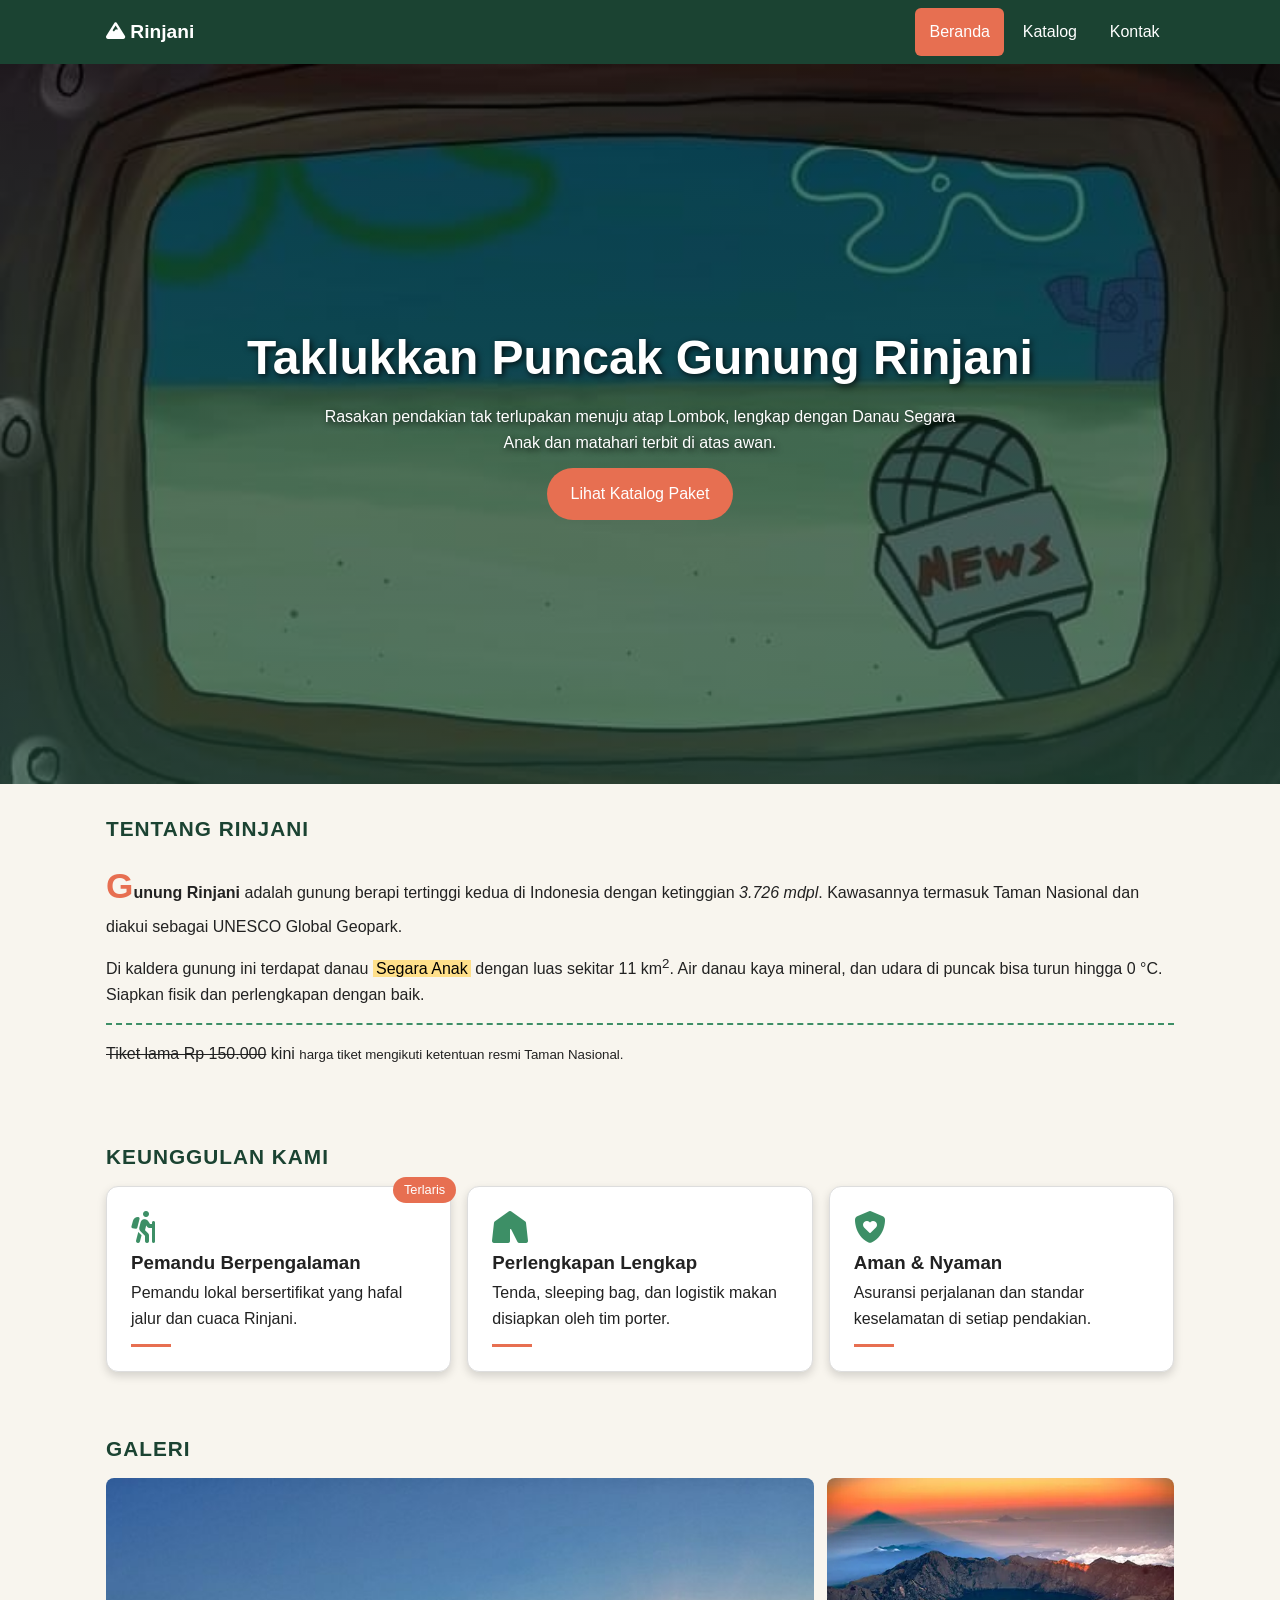
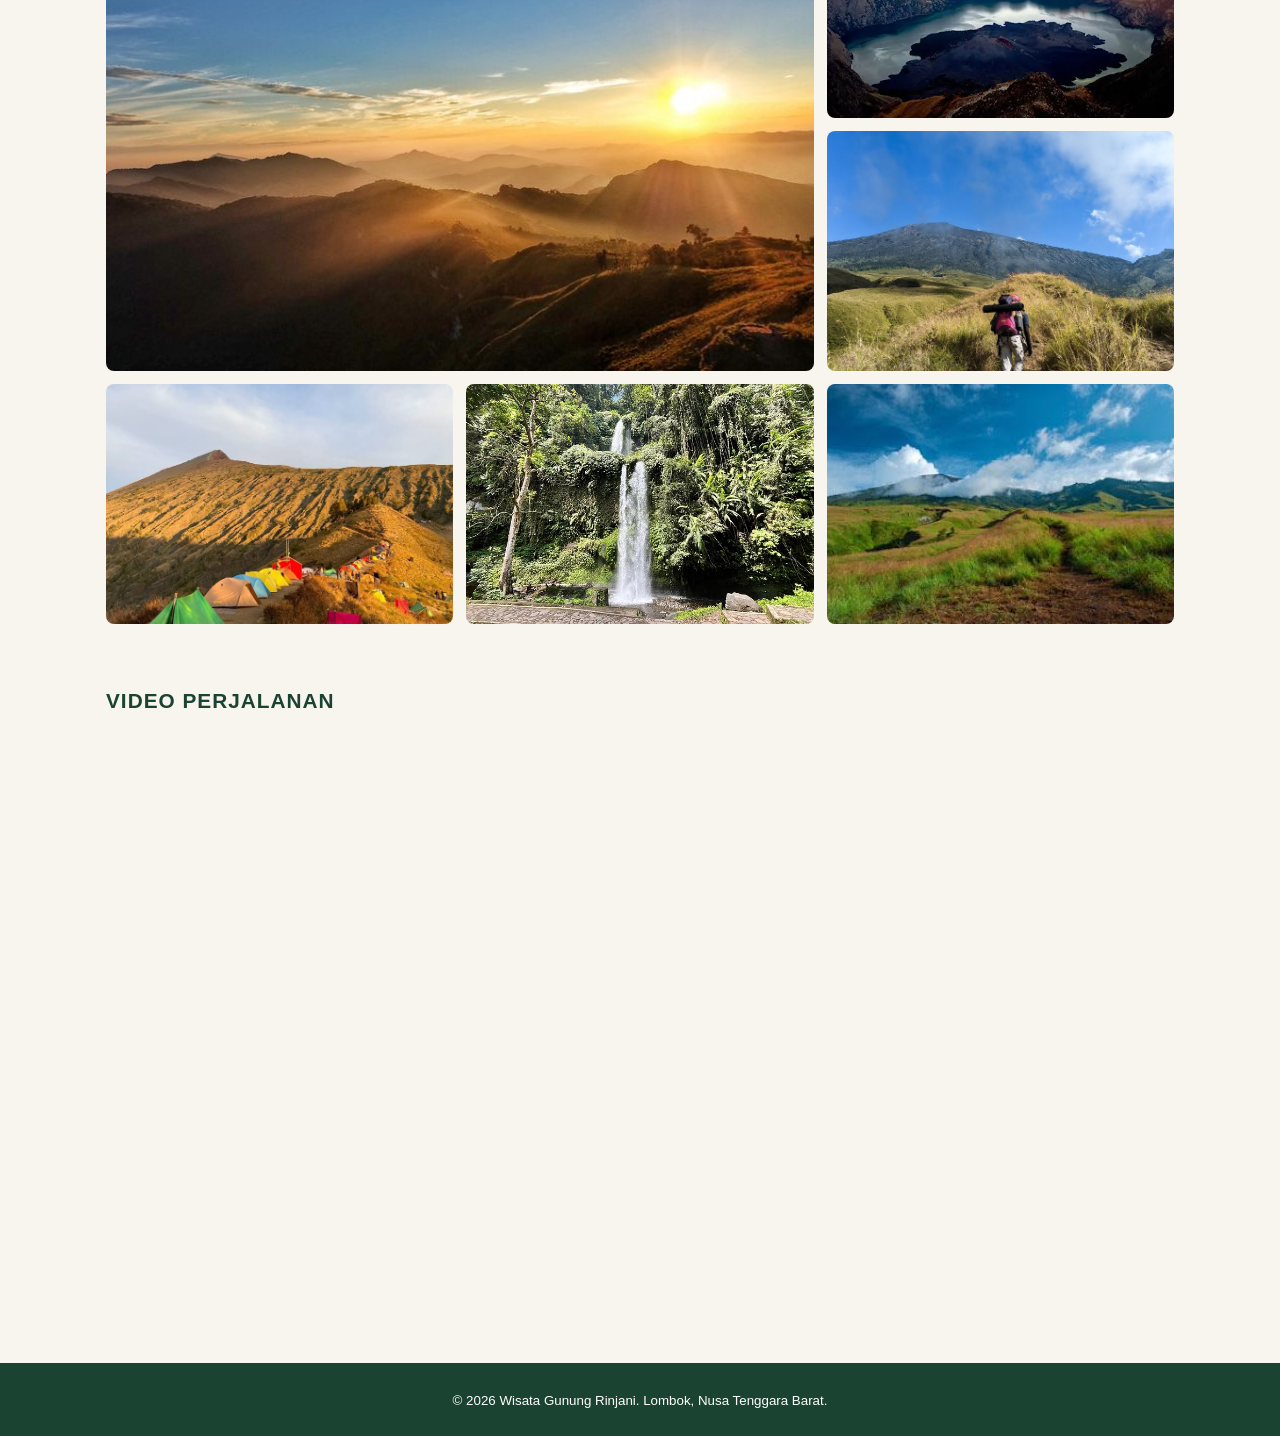
<file: index.html>
<!DOCTYPE html>
<html lang="id">
<head>
  <meta charset="UTF-8">
  <meta name="viewport" content="width=device-width, initial-scale=1.0">
  <title>Beranda - Wisata Gunung Rinjani</title>
  <meta name="description" content="Jelajahi keindahan Gunung Rinjani, Lombok: paket pendakian, danau Segara Anak, dan panorama puncak.">
  <link rel="icon" href="Logo Gunung Rinjani.png" type="image/png">
  <link rel="stylesheet" href="https://cdnjs.cloudflare.com/ajax/libs/font-awesome/6.5.1/css/all.min.css">
  <link rel="stylesheet" href="style.css">
</head>
<body id="atas">
  <header class="site-header">
    <nav class="navbar">
      <a class="logo" href="index.html"><i class="fa-solid fa-mountain"></i> Rinjani</a>
      <ul class="menu">
        <li><a href="index.html" class="active">Beranda</a></li>
        <li><a href="katalog.html">Katalog</a></li>
        <li><a href="kontak.html">Kontak</a></li>
      </ul>
    </nav>
  </header>
  <main>
    <section class="hero">
      <h1>Taklukkan Puncak Gunung Rinjani</h1>
      <p>Rasakan pendakian tak terlupakan menuju atap Lombok, lengkap dengan Danau Segara Anak dan matahari terbit di atas awan.</p>
      <a class="btn" href="katalog.html">Lihat Katalog Paket</a>
    </section>

    <section class="section" id="tentang">
      <h2>Tentang Rinjani</h2>
      <p><strong>Gunung Rinjani</strong> adalah gunung berapi tertinggi kedua di Indonesia dengan ketinggian <em>3.726 mdpl</em>. Kawasannya termasuk Taman Nasional dan diakui sebagai UNESCO Global Geopark.</p>
      <p>Di kaldera gunung ini terdapat danau <mark>Segara Anak</mark> dengan luas sekitar 11 km<sup>2</sup>. Air danau kaya mineral, dan udara di puncak bisa turun hingga 0 &deg;C.<br>Siapkan fisik dan perlengkapan dengan baik.</p>
      <hr>
      <p><del>Tiket lama Rp 150.000</del> kini <small>harga tiket mengikuti ketentuan resmi Taman Nasional.</small></p>
    </section>

    <section class="section" id="keunggulan">
      <h2>Keunggulan Kami</h2>
      <div class="cards">
        <article class="card">
          <span class="badge">Terlaris</span>
          <i class="fa-solid fa-person-hiking"></i>
          <h3>Pemandu Berpengalaman</h3>
          <p>Pemandu lokal bersertifikat yang hafal jalur dan cuaca Rinjani.</p>
        </article>
        <article class="card">
          <i class="fa-solid fa-tent"></i>
          <h3>Perlengkapan Lengkap</h3>
          <p>Tenda, sleeping bag, dan logistik makan disiapkan oleh tim porter.</p>
        </article>
        <article class="card">
          <i class="fa-solid fa-shield-heart"></i>
          <h3>Aman &amp; Nyaman</h3>
          <p>Asuransi perjalanan dan standar keselamatan di setiap pendakian.</p>
        </article>
      </div>
    </section>

    <section class="section" id="galeri">
      <h2>Galeri</h2>
      <div class="gallery">
        <img src="Sunrise.jpg" alt="Puncak Rinjani saat matahari terbit">
        <img src="Gunung Rinjani.webp" alt="Danau Segara Anak dari atas kawah">
        <img src="Pendaki Rinjani.jpg" alt="Pendaki menyusuri jalur Sembalun">
        <img src="Tenda Rinjani.jpg" alt="Tenda berdiri di Plawangan Sembalun">
        <img src="Sendang Gile & Tiu Kelep Waterfall, Rice Terrace & Selong Hill.jpg" alt="Air terjun Sendang Gile">
        <img src="Padang Savana Sembalun.jpg" alt="Padang savana Sembalun">
      </div>
    </section>

    <section class="section" id="video">
      <h2>Video Perjalanan</h2>
      <div class="video-wrap">
        <iframe width="560" height="315" src="https://www.youtube.com/embed/oc0LV2_6MSE?si=e4xgOH0hlNfA6fzV" title="YouTube video player" frameborder="0" allow="accelerometer; autoplay; clipboard-write; encrypted-media; gyroscope; picture-in-picture; web-share" referrerpolicy="strict-origin-when-cross-origin" allowfullscreen></iframe>
      </div>
    </section>
  </main>
  <footer class="site-footer">
    <p><small>&copy; 2026 Wisata Gunung Rinjani. Lombok, Nusa Tenggara Barat.</small></p>
  </footer>
</body>
</html>
</file>
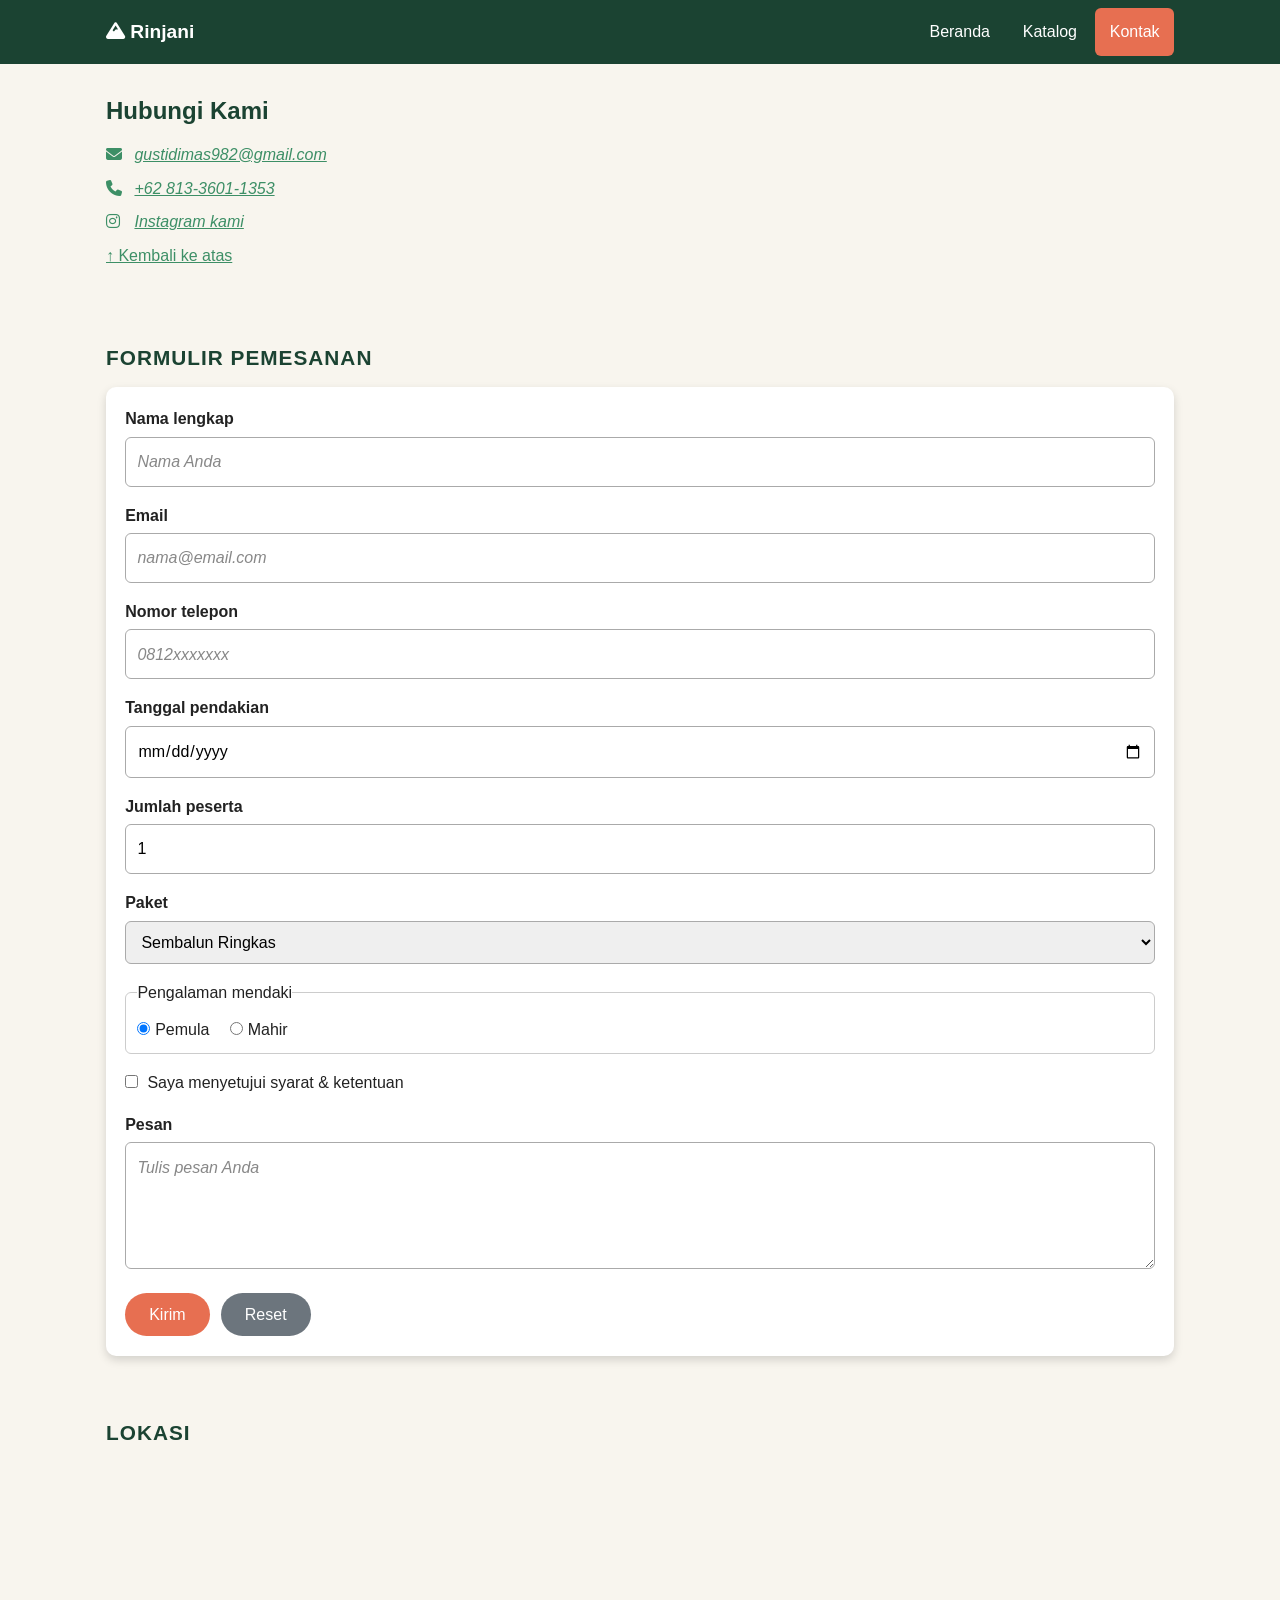
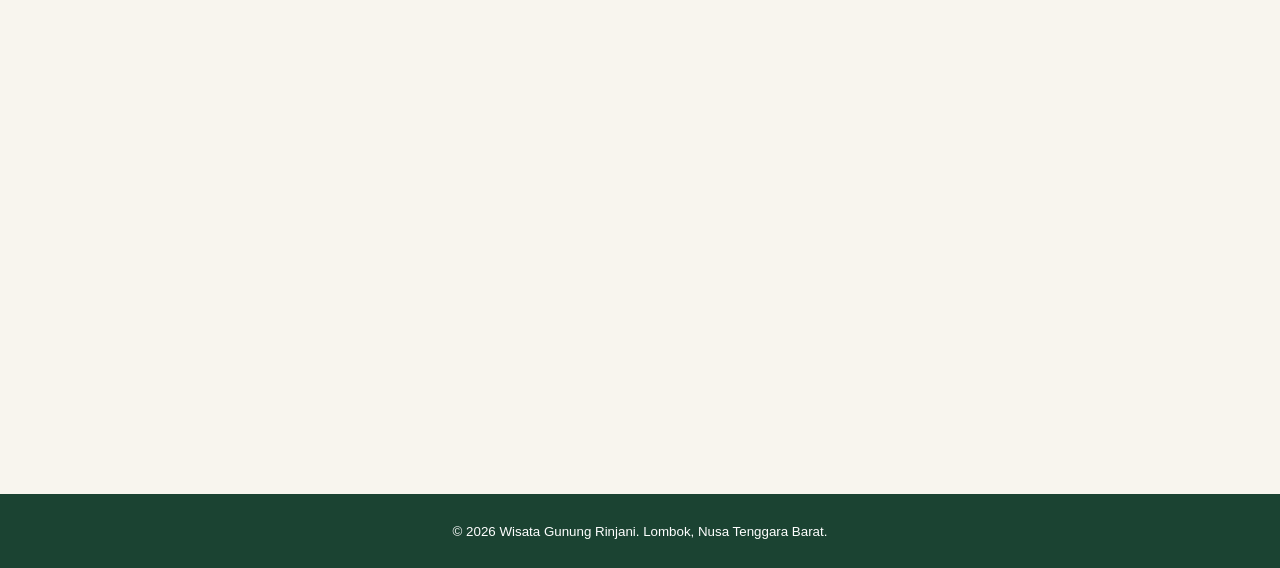
<file: kontak.html>
<!DOCTYPE html>
<html lang="id">
<head>
  <meta charset="UTF-8">
  <meta name="viewport" content="width=device-width, initial-scale=1.0">
  <title>Kontak - Wisata Gunung Rinjani</title>
  <meta name="description" content="Hubungi kami dan pesan paket pendakian Gunung Rinjani melalui formulir atau kontak langsung.">
  <link rel="icon" href="Logo Gunung Rinjani.png" type="image/png">
  <link rel="stylesheet" href="https://cdnjs.cloudflare.com/ajax/libs/font-awesome/6.5.1/css/all.min.css">
  <link rel="stylesheet" href="style.css">
</head>
<body id="atas">
  <header class="site-header">
    <nav class="navbar">
      <a class="logo" href="index.html"><i class="fa-solid fa-mountain"></i> Rinjani</a>
      <ul class="menu">
        <li><a href="index.html">Beranda</a></li>
        <li><a href="katalog.html">Katalog</a></li>
        <li><a href="kontak.html" class="active">Kontak</a></li>
      </ul>
    </nav>
  </header>
  <main>
    <section class="section">
      <h1>Hubungi Kami</h1>
      <address class="info">
        <p><i class="fa-solid fa-envelope"></i> <a href="mailto:gustidimas982@gmail.com">gustidimas982@gmail.com</a></p>
        <p><i class="fa-solid fa-phone"></i> <a href="tel:+6281336011353">+62 813-3601-1353</a></p>
        <p><i class="fa-brands fa-instagram"></i> <a href="https://www.instagram.com/dimeshia_/" target="_blank" rel="noopener">Instagram kami</a></p>
      </address>
      <p><a href="#atas">&uarr; Kembali ke atas</a></p>
    </section>

    <section class="section">
      <h2>Formulir Pemesanan</h2>
      <form action="#" method="post">
        <div class="field"><label for="nama">Nama lengkap</label>
          <input type="text" id="nama" name="nama" placeholder="Nama Anda" required></div>
        <div class="field"><label for="email">Email</label>
          <input type="email" id="email" name="email" placeholder="nama@email.com" required></div>
        <div class="field"><label for="telp">Nomor telepon</label>
          <input type="tel" id="telp" name="telp" placeholder="0812xxxxxxx"></div>
        <div class="field"><label for="tanggal">Tanggal pendakian</label>
          <input type="date" id="tanggal" name="tanggal" required></div>
        <div class="field"><label for="jumlah">Jumlah peserta</label>
          <input type="number" id="jumlah" name="jumlah" min="1" max="20" value="1"></div>
        <div class="field"><label for="paket">Paket</label>
          <select id="paket" name="paket">
            <option value="sembalun">Sembalun Ringkas</option>
            <option value="segara">Segara Anak</option>
            <option value="full">Full Trip</option>
          </select></div>
        <fieldset>
          <legend>Pengalaman mendaki</legend>
          <input type="radio" id="pemula" name="level" value="pemula" checked><label for="pemula">Pemula</label>
          <input type="radio" id="mahir" name="level" value="mahir"><label for="mahir">Mahir</label>
        </fieldset>
        <div class="field check"><input type="checkbox" id="setuju" name="setuju" required>
          <label for="setuju">Saya menyetujui syarat &amp; ketentuan</label></div>
        <div class="field"><label for="pesan">Pesan</label>
          <textarea id="pesan" name="pesan" rows="4" placeholder="Tulis pesan Anda"></textarea></div>
        <div class="actions">
          <button type="submit" class="btn">Kirim</button>
          <button type="reset" class="btn btn-alt">Reset</button>
        </div>
      </form>
    </section>

    <section class="section">
      <h2>Lokasi</h2>
      <div class="video-wrap">
        <iframe src="https://www.google.com/maps?q=Gunung+Rinjani&amp;output=embed" title="Peta Gunung Rinjani" loading="lazy"></iframe>
      </div>
    </section>
  </main>
  <footer class="site-footer">
    <p><small>&copy; 2026 Wisata Gunung Rinjani. Lombok, Nusa Tenggara Barat.</small></p>
  </footer>
</body>
</html>
</file>
<file: style.css>
/* ===== Reset & Variabel ===== */
* { margin: 0; padding: 0; box-sizing: border-box; }
:root {
  --hijau: #1b4332;
  --hijau-muda: hsl(150, 40%, 40%);
  --oranye: #e76f51;
  --krem: #f8f5ee;
  --teks: #222;
  --bayangan: rgba(0, 0, 0, 0.15);
}
html { scroll-behavior: smooth; }
body { font-family: "Segoe UI", Arial, sans-serif; line-height: 1.6; color: var(--teks); background: var(--krem); }
img, iframe, video { max-width: 100%; display: block; }
a { color: var(--hijau-muda); }
h1, h2, h3 { line-height: 1.25; }
h2 { margin-bottom: 1rem; color: var(--hijau); text-transform: uppercase; letter-spacing: 1px; font-size: 1.3rem; }
p { margin-bottom: 0.8rem; }
::selection { background: var(--oranye); color: #fff; }

/* ===== Navbar ===== */
.site-header { position: sticky; top: 0; z-index: 100; background: var(--hijau); }
.navbar { display: flex; flex-wrap: wrap; justify-content: space-between; align-items: center; gap: 0.5rem; padding: 0.5rem 1rem; max-width: 1100px; margin: 0 auto; }
.logo { color: #fff; font-weight: 700; font-size: 1.2rem; text-decoration: none; }
.menu { display: flex; gap: 0.25rem; list-style: none; }
.menu a { display: block; padding: 0.7rem 0.9rem; color: #fff; text-decoration: none; border-radius: 6px; }
.menu a:hover, .menu a.active { background: var(--oranye); }

/* ===== Hero ===== */
.hero { min-height: 80vh; display: flex; flex-direction: column; justify-content: center; align-items: center; text-align: center; padding: 2rem 1rem; color: #fff;
  background: linear-gradient(rgba(0, 0, 0, 0.5), rgba(27, 67, 50, 0.7)), url("BG\ Rinjani.jpg") center / cover no-repeat;
  text-shadow: 2px 2px 6px rgba(0, 0, 0, 0.8); }
.hero h1 { font-size: 2rem; margin-bottom: 1rem; }
.hero p { max-width: 40rem; }

/* ===== Tombol ===== */
.btn { display: inline-block; padding: 0.8rem 1.5rem; background: var(--oranye); color: #fff; border: 0; border-radius: 30px; font-size: 1rem; text-decoration: none; text-shadow: none; cursor: pointer; }
.btn:hover { background: #c95a3f; }
.btn:active { transform: scale(0.96); }
.btn-alt { background: #6c757d; }

/* ===== Section umum ===== */
.section { max-width: 1100px; margin: 0 auto; padding: 2rem 1rem; }
.section > h1 { color: var(--hijau); margin-bottom: 1rem; }
#tentang p:first-of-type::first-letter { font-size: 2.2rem; font-weight: 700; color: var(--oranye); }
hr { margin: 1rem 0; border: 0; border-top: 2px dashed var(--hijau-muda); }
mark { background: #ffe08a; padding: 0 0.2em; }

/* ===== Kartu ===== */
.cards { display: flex; flex-wrap: wrap; gap: 1rem; }
.card { position: relative; flex: 1 1 100%; padding: 1.5rem; background: #fff; border: 1px solid #ddd; border-radius: 12px; box-shadow: 0 4px 10px var(--bayangan); transition: transform 0.2s; }
.card:hover { transform: translateY(-5px); }
.card i { font-size: 2rem; color: var(--hijau-muda); margin-bottom: 0.5rem; }
.card h3 { margin-bottom: 0.4rem; }
.badge { position: absolute; top: -10px; right: -6px; padding: 0.2rem 0.7rem; background: var(--oranye); color: #fff; border-radius: 20px; font-size: 0.8rem; }
.card::after { content: ""; display: block; width: 40px; height: 3px; margin-top: 0.8rem; background: var(--oranye); }

/* ===== Galeri ===== */
.gallery { display: grid; grid-template-columns: 1fr; gap: 0.8rem; }
.gallery img { width: 100%; height: 200px; object-fit: cover; border-radius: 8px; }

/* ===== Video / iframe ===== */
.video-wrap { position: relative; width: 100%; aspect-ratio: 16 / 9; }
.video-wrap iframe { position: absolute; inset: 0; width: 100%; height: 100%; border: 0; border-radius: 8px; }

/* ===== Katalog (grid areas) ===== */
.katalog { display: grid; gap: 1.5rem; max-width: 1100px; margin: 0 auto; padding: 2rem 1rem;
  grid-template-columns: 1fr; grid-template-areas: "intro" "konten" "sidebar"; }
.intro { grid-area: intro; }
.konten { grid-area: konten; min-width: 0; }
.sidebar { grid-area: sidebar; padding: 1rem; background: #fff; border-left: 4px solid var(--oranye); border-radius: 8px; height: fit-content; }
.intro h1 { color: var(--hijau); }
.konten h3 { margin: 1rem 0 0.5rem; }
.sidebar ul, .sidebar ol { margin: 0 0 1rem 1.2rem; }
.sidebar li:first-child { font-weight: 700; }
.sidebar li:last-child { color: var(--hijau-muda); }

/* ===== Tabel ===== */
.table-wrap { overflow-x: auto; margin-bottom: 1.5rem; }
table { width: 100%; min-width: 480px; border-collapse: collapse; background: #fff; }
th, td { padding: 0.7rem; border: 1px solid #ccc; text-align: left; }
th { background: var(--hijau); color: #fff; }
tbody tr:nth-child(even) { background: hsl(150, 30%, 93%); }

/* ===== Produk ===== */
.produk { display: grid; grid-template-columns: 1fr; gap: 1rem; }
.produk img { width: 100%; height: 180px; object-fit: cover; border-radius: 8px; }
figcaption { text-align: center; font-weight: 600; padding-top: 0.3rem; }
audio, video { width: 100%; }

/* ===== Kontak & Form ===== */
.info p { margin-bottom: 0.5rem; }
.info i { width: 1.5rem; color: var(--hijau-muda); }
form { background: #fff; padding: 1.2rem; border-radius: 10px; box-shadow: 0 4px 10px var(--bayangan); }
.field { margin-bottom: 1rem; }
label { display: block; margin-bottom: 0.3rem; font-weight: 600; }
input[type="text"], input[type="email"], input[type="tel"], input[type="date"], input[type="number"], select, textarea { width: 100%; padding: 0.7rem; font: inherit; border: 1px solid #aaa; border-radius: 6px; }
input:focus, select:focus, textarea:focus { outline: 0; border-color: var(--oranye); box-shadow: 0 0 0 3px rgba(231, 111, 81, 0.3); }
::placeholder { color: #888; font-style: italic; }
fieldset { border: 1px solid #ccc; border-radius: 6px; padding: 0.7rem; margin-bottom: 1rem; }
fieldset label, .check label { display: inline; margin: 0 1rem 0 0.3rem; font-weight: 400; }
.actions { display: flex; flex-wrap: wrap; gap: 0.7rem; }

/* ===== Footer ===== */
.site-footer { padding: 1.5rem 1rem; text-align: center; background: var(--hijau); color: #fff; }
.site-footer p { margin: 0; }

/* ===== Responsif: Tablet ===== */
@media (min-width: 768px) {
  .hero h1 { font-size: 3rem; }
  .card { flex: 1 1 calc(33.333% - 1rem); }
  .gallery { grid-template-columns: repeat(2, 1fr); }
  .gallery img:first-child { grid-column: span 2; height: 260px; }
  .produk { grid-template-columns: repeat(3, 1fr); }
  .katalog { grid-template-columns: 2fr 1fr; grid-template-areas: "intro intro" "konten sidebar"; }
}

/* ===== Responsif: Desktop ===== */
@media (min-width: 1024px) {
  .gallery { grid-template-columns: repeat(3, 1fr); }
  .gallery img { height: 240px; }
  .gallery img:first-child { grid-column: span 2; grid-row: span 2; height: 100%; }
  .katalog { grid-template-columns: 3fr 1fr; }
}
</file>
